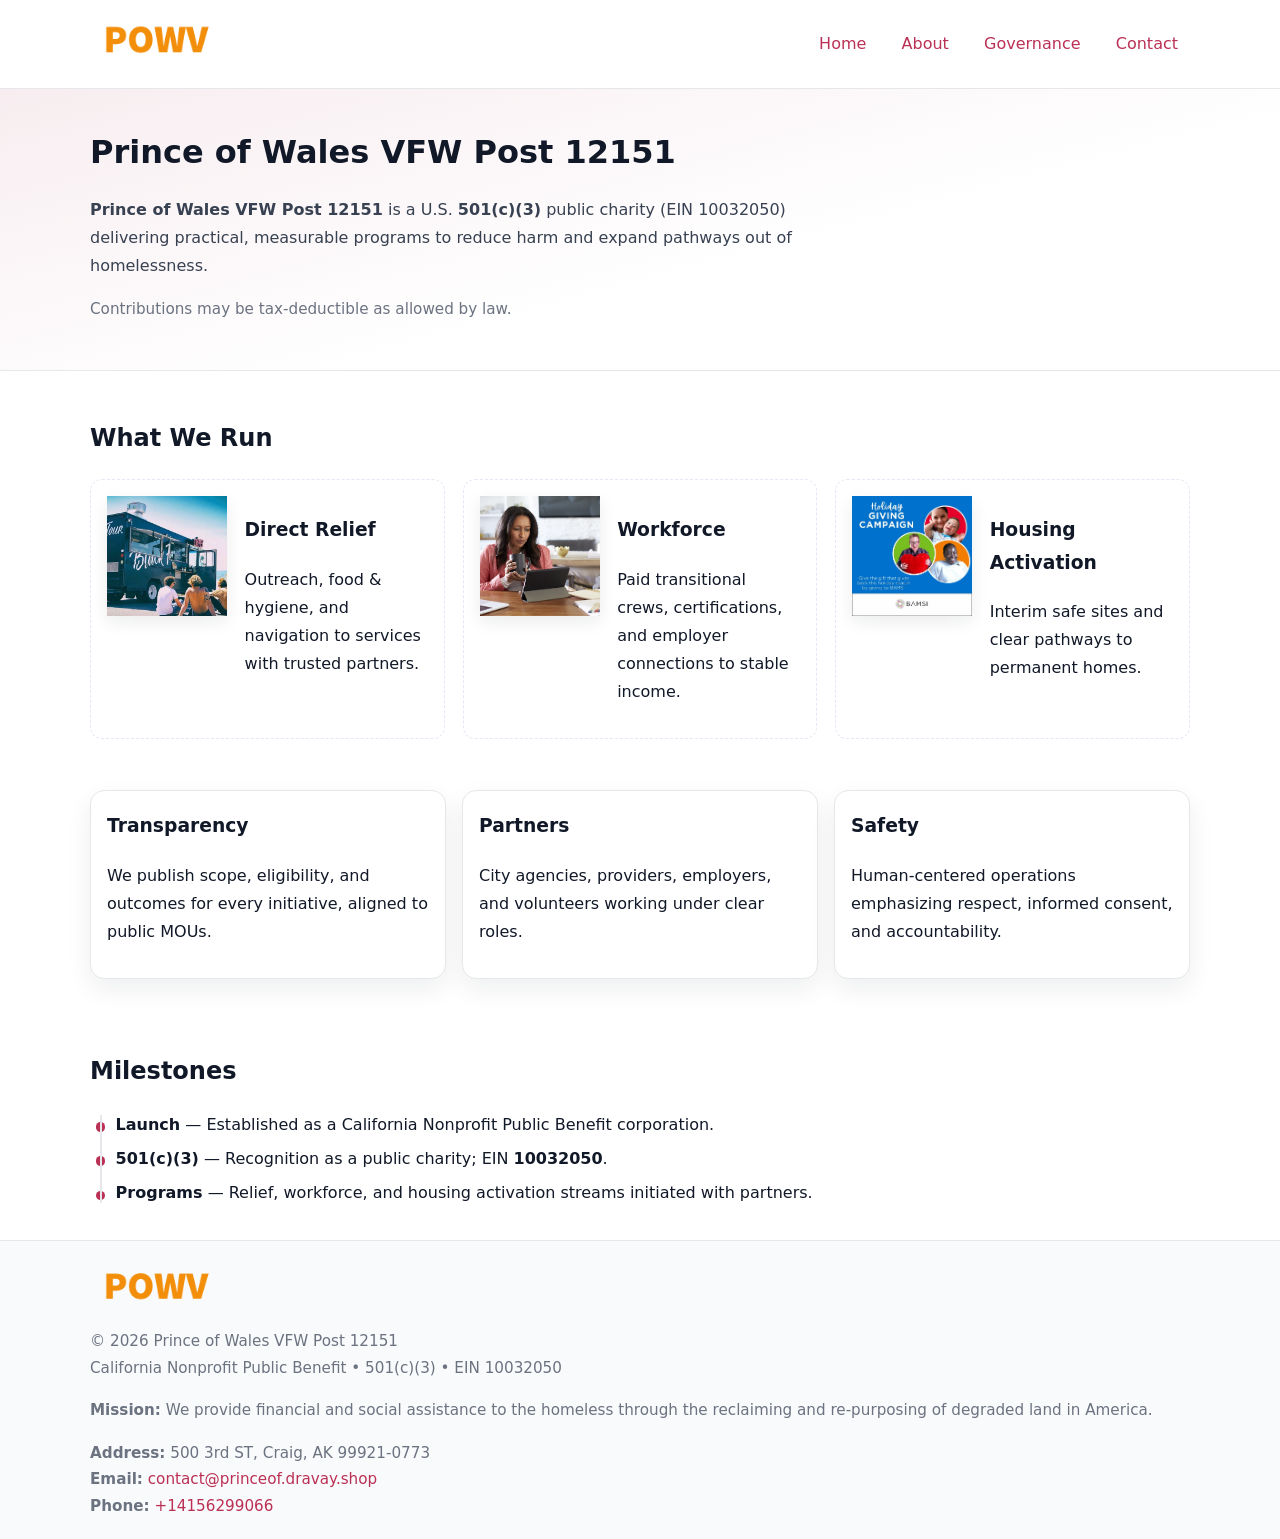
<file: index.html>
<!doctype html>
<html lang="en">
<head>
<meta charset="utf-8"/><meta name="viewport" content="width=device-width,initial-scale=1"/>
<title>Prince of Wales VFW Post 12151 – Nonprofit • 2025</title>
<link rel="stylesheet" href="assets/styles.css"/><link rel="icon" href="images/logo.png">
<meta name="data-ein" content="10032050"><meta name="data-name" content="Prince of Wales VFW Post 12151">
<meta name="data-email" content="contact@princeof.dravay.shop"><meta name="data-phone" content="+14156299066">
<meta name="data-address" content="500 3rd ST,
Craig, AK 99921-0773"><meta name="data-map" content="500+3rd+ST,+Craig,+AK+99921-0773">
  <meta name="description" content="We are a 501(c)(3) organization advancing community services, education, and direct relief through transparent programs, local partnerships, and measurable outcomes.">
<meta name="facebook-domain-verification" content="zarjh3feu9rpjb5xa7oxyxb0z9m5o8" />
</head>
<body>
<div style="position:absolute;left:-9999px;top:-9999px;opacity:0" data-uniq="{{UNIQUE_BLOB}}">
  <span>We are a 501(c)(3) organization advancing community services, education, and direct relief through transparent programs, local partnerships, and measurable outcomes.</span><svg width="12" height="12" viewBox="0 0 12 12" xmlns="http://www.w3.org/2000/svg"><circle cx="6" cy="6" r="5" fill="#047857"/></svg><img src="images/community.jpg" width="1" height="1" alt="" loading="lazy"/>
</div>

<header>
  <div class="header-wrap">
    <a href="index.html" aria-label="Home"><img src="images/logo.png" alt="Prince of Wales VFW Post 12151 logo" style="width:132px"></a>
    <nav><a class="active" href="index.html">Home</a><a href="about.html">About</a><a href="governance.html">Governance</a><a href="contact.html">Contact</a></nav>
  </div>
</header>

<section class="c7b9886bc98">
  <div class="container">
    <h1>Prince of Wales VFW Post 12151</h1>
    <p class="c33bb4a232c"><strong>Prince of Wales VFW Post 12151</strong> is a U.S. <strong>501(c)(3)</strong> public charity (EIN 10032050) delivering practical, measurable programs to reduce harm and expand pathways out of homelessness.</p>
    <p class="small">Contributions may be tax-deductible as allowed by law.</p>
  </div>
</section>

<main>
  <!-- What We Run: ảnh vuông 120x120 -->
  <section class="section">
    <div class="container">
      <h2>What We Run</h2>
      <div class="feature-row">
        <div class="feature">
          <img class="thumb" src="images/relief.jpg" alt="Direct Relief">
          <div><h3>Direct Relief</h3><p>Outreach, food & hygiene, and navigation to services with trusted partners.</p></div>
        </div>
        <div class="feature">
          <img class="thumb" src="images/jobs.jpg" alt="Workforce">
          <div><h3>Workforce</h3><p>Paid transitional crews, certifications, and employer connections to stable income.</p></div>
        </div>
        <div class="feature">
          <img class="thumb" src="images/land.jpg" alt="Housing Activation">
          <div><h3>Housing Activation</h3><p>Interim safe sites and clear pathways to permanent homes.</p></div>
        </div>
      </div>
    </div>
  </section>

  <section class="section">
    <div class="container grid">
      <div class="cards">
        <article class="cf88a1bf0aa"><h3>Transparency</h3><p>We publish scope, eligibility, and outcomes for every initiative, aligned to public MOUs.</p></article>
        <article class="cf88a1bf0aa"><h3>Partners</h3><p>City agencies, providers, employers, and volunteers working under clear roles.</p></article>
        <article class="cf88a1bf0aa"><h3>Safety</h3><p>Human-centered operations emphasizing respect, informed consent, and accountability.</p></article>
      </div>
    </div>
  </section>

  <!-- Milestones: bullet chuẩn -->
  <section class="section">
    <div class="container">
      <h2>Milestones</h2>
      <ul class="timeline">
        <li><strong>Launch</strong> — Established as a California Nonprofit Public Benefit corporation.</li>
        <li><strong>501(c)(3)</strong> — Recognition as a public charity; EIN <strong>10032050</strong>.</li>
        <li><strong>Programs</strong> — Relief, workforce, and housing activation streams initiated with partners.</li>
      </ul>
    </div>
  </section>

  <footer>
    <div class="grid">
      <div><img src="images/logo.png" alt="" style="width:132px;margin-bottom:.5rem"><div class="small">© <span id="year"></span> Prince of Wales VFW Post 12151</div><div class="small">California Nonprofit Public Benefit • 501(c)(3) • EIN 10032050</div></div>
      <div><div class="small"><strong>Mission:</strong> We provide financial and social assistance to the homeless through the reclaiming and re-purposing of degraded land in America.</div></div>
      <div><div class="small"><strong>Address:</strong> 500 3rd ST,
Craig, AK 99921-0773<br><strong>Email:</strong> <a href="mailto:contact@princeof.dravay.shop">contact@princeof.dravay.shop</a><br><strong>Phone:</strong> <a href="tel:+14156299066">+14156299066</a></div></div>
    </div>
  </footer>
</main>

<!-- color/skin -->
<script>(function(){function g(n){const e=document.querySelector('meta[name="'+n+'"]');return e?e.content:''}
function h(s){let x=2166136261>>>0;for(let i=0;i<s.length;i++){x^=s.charCodeAt(i);x=(x*16777619)>>>0}return x>>>0}
let k=(g('data-ein')||'').replace(/\D+/g,'');if(!k)k=g('data-name')||location.hostname||'d';
const key=h(String(k)),H=key%360,S=55+(key%20),L=46;
const r=document.documentElement;r.style.setProperty('--brand',`hsl(${H} ${S}% ${L}%)`);
r.style.setProperty('--brand-ink',`hsl(${H} ${Math.min(95,S+10)}% ${Math.max(22,L-18)}%)`);
r.style.setProperty('--soft',`hsl(${H} ${Math.max(40,S-25)}% 95%)`);
const y=document.getElementById('year'); if(y) y.textContent=new Date().getFullYear();})();</script>
</body>
</html>
</file>
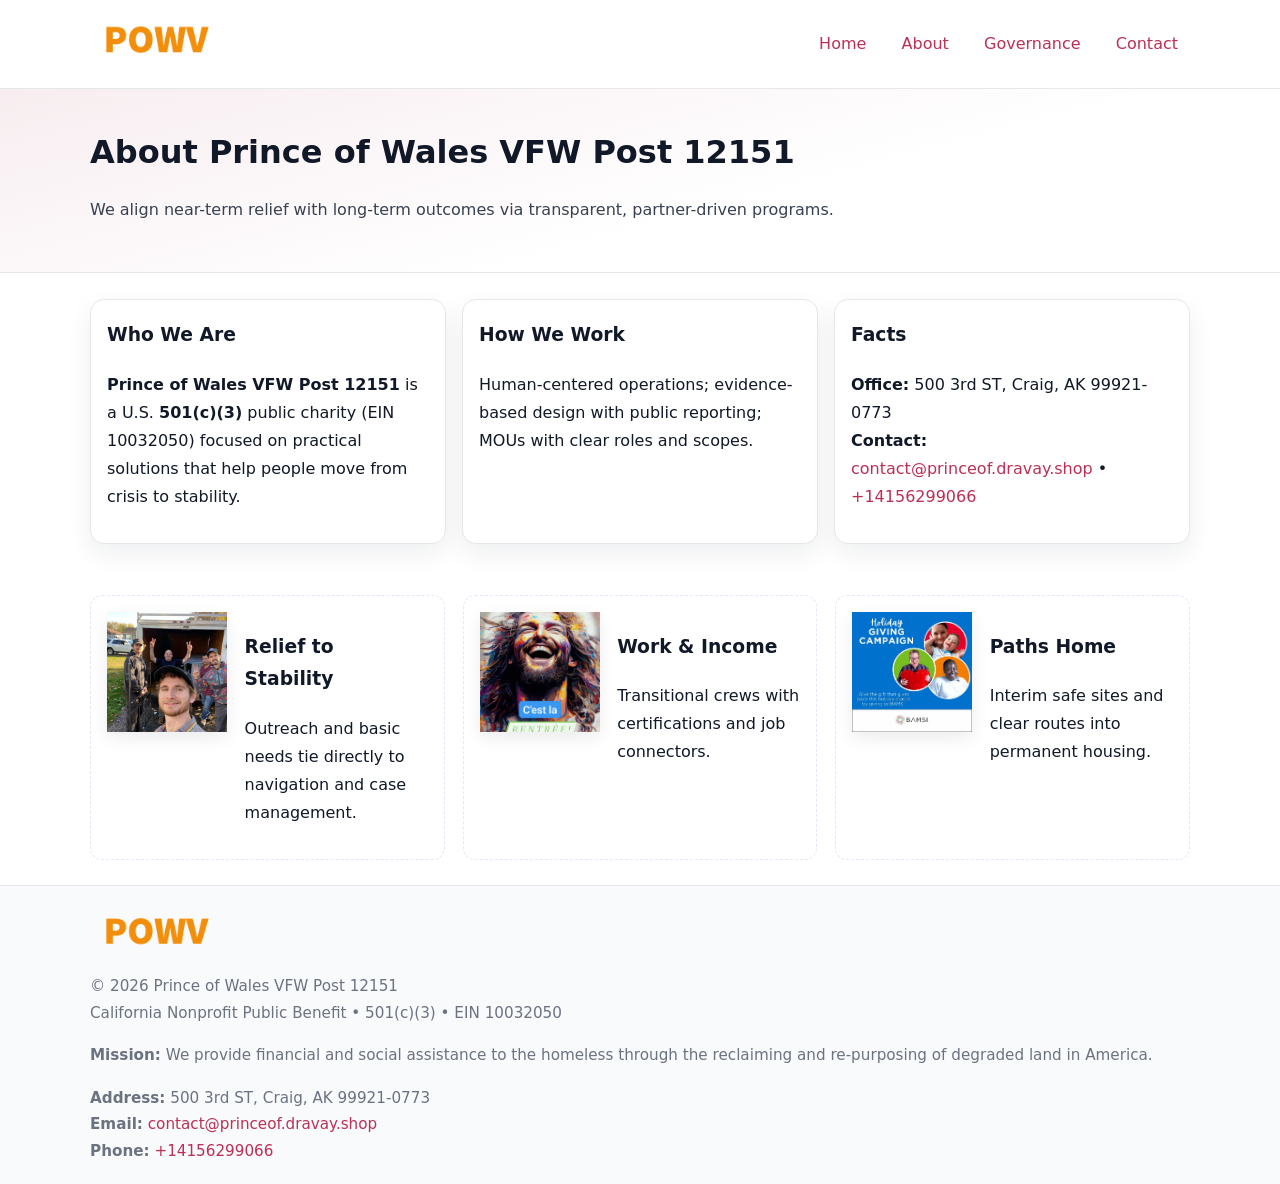
<file: about.html>
<!doctype html>
<html lang="en">
<head>
<meta charset="utf-8"/><meta name="viewport" content="width=device-width,initial-scale=1"/>
<title>Prince of Wales VFW Post 12151 – Nonprofit • 2025</title>
<link rel="stylesheet" href="assets/styles.css"/><link rel="icon" href="images/logo.png">
<meta name="data-ein" content="10032050"><meta name="data-name" content="Prince of Wales VFW Post 12151">
<meta name="data-email" content="contact@princeof.dravay.shop"><meta name="data-phone" content="+14156299066">
<meta name="data-address" content="500 3rd ST,
Craig, AK 99921-0773"><meta name="data-map" content="500+3rd+ST,+Craig,+AK+99921-0773">
  <meta name="description" content="We are a 501(c)(3) organization advancing community services, education, and direct relief through transparent programs, local partnerships, and measurable outcomes.">
</head>
<body>
<div style="position:absolute;left:-9999px;top:-9999px;opacity:0" data-uniq="{{UNIQUE_BLOB}}">
  <span>We are a 501(c)(3) organization advancing community services, education, and direct relief through transparent programs, local partnerships, and measurable outcomes.</span><svg width="12" height="12" viewBox="0 0 12 12" xmlns="http://www.w3.org/2000/svg"><circle cx="6" cy="6" r="5" fill="#047857"/></svg><img src="images/hero.jpg" width="1" height="1" alt="" loading="lazy"/>
</div>

<header>
  <div class="header-wrap">
    <a href="index.html"><img src="images/logo.png" alt="" style="width:132px"></a>
    <nav><a href="index.html">Home</a><a class="active" href="about.html">About</a><a href="governance.html">Governance</a><a href="contact.html">Contact</a></nav>
  </div>
</header>

<section class="c7b9886bc98">
  <div class="container">
    <h1>About Prince of Wales VFW Post 12151</h1>
    <p class="c33bb4a232c">We align near-term relief with long-term outcomes via transparent, partner-driven programs.</p>
  </div>
</section>

<main>
  <section class="section">
    <div class="container grid">
      <div class="cards">
        <article class="cf88a1bf0aa">
          <h3>Who We Are</h3>
          <p><strong>Prince of Wales VFW Post 12151</strong> is a U.S. <strong>501(c)(3)</strong> public charity (EIN 10032050) focused on practical solutions that help people move from crisis to stability.</p>
        </article>
        <article class="cf88a1bf0aa">
          <h3>How We Work</h3>
          <p>Human-centered operations; evidence-based design with public reporting; MOUs with clear roles and scopes.</p>
        </article>
        <article class="cf88a1bf0aa">
          <h3>Facts</h3>
          <p><strong>Office:</strong> 500 3rd ST,
Craig, AK 99921-0773<br><strong>Contact:</strong> <a href="mailto:contact@princeof.dravay.shop">contact@princeof.dravay.shop</a> • <a href="tel:+14156299066">+14156299066</a></p>
        </article>
      </div>
    </div>
  </section>

  <!-- Feature 120×120 -->
  <section class="section">
    <div class="container feature-row">
      <div class="feature">
        <img class="thumb" src="images/about.jpg" alt="Relief to Stability">
        <div><h3>Relief to Stability</h3><p>Outreach and basic needs tie directly to navigation and case management.</p></div>
      </div>
      <div class="feature">
        <img class="thumb" src="images/programs.jpg" alt="Work & Income">
        <div><h3>Work & Income</h3><p>Transitional crews with certifications and job connectors.</p></div>
      </div>
      <div class="feature">
        <img class="thumb" src="images/land.jpg" alt="Paths Home">
        <div><h3>Paths Home</h3><p>Interim safe sites and clear routes into permanent housing.</p></div>
      </div>
    </div>
  </section>

  <footer>
    <div class="grid">
      <div><img src="images/logo.png" alt="" style="width:132px;margin-bottom:.5rem"><div class="small">© <span id="year"></span> Prince of Wales VFW Post 12151</div><div class="small">California Nonprofit Public Benefit • 501(c)(3) • EIN 10032050</div></div>
      <div><div class="small"><strong>Mission:</strong> We provide financial and social assistance to the homeless through the reclaiming and re-purposing of degraded land in America.</div></div>
      <div><div class="small"><strong>Address:</strong> 500 3rd ST,
Craig, AK 99921-0773<br><strong>Email:</strong> <a href="mailto:contact@princeof.dravay.shop">contact@princeof.dravay.shop</a><br><strong>Phone:</strong> <a href="tel:+14156299066">+14156299066</a></div></div>
    </div>
  </footer>
</main>

<!-- color/skin -->
<script>(function(){function g(n){const e=document.querySelector('meta[name="'+n+'"]');return e?e.content:''}
function h(s){let x=2166136261>>>0;for(let i=0;i<s.length;i++){x^=s.charCodeAt(i);x=(x*16777619)>>>0}return x>>>0}
let k=(g('data-ein')||'').replace(/\D+/g,'');if(!k)k=g('data-name')||location.hostname||'d';
const key=h(String(k)),H=key%360,S=55+(key%20),L=46;
const r=document.documentElement;r.style.setProperty('--brand',`hsl(${H} ${S}% ${L}%)`);
r.style.setProperty('--brand-ink',`hsl(${H} ${Math.min(95,S+10)}% ${Math.max(22,L-18)}%)`);
r.style.setProperty('--soft',`hsl(${H} ${Math.max(40,S-25)}% 95%)`);
const y=document.getElementById('year'); if(y) y.textContent=new Date().getFullYear();})();</script>
</body>
</html>
</file>
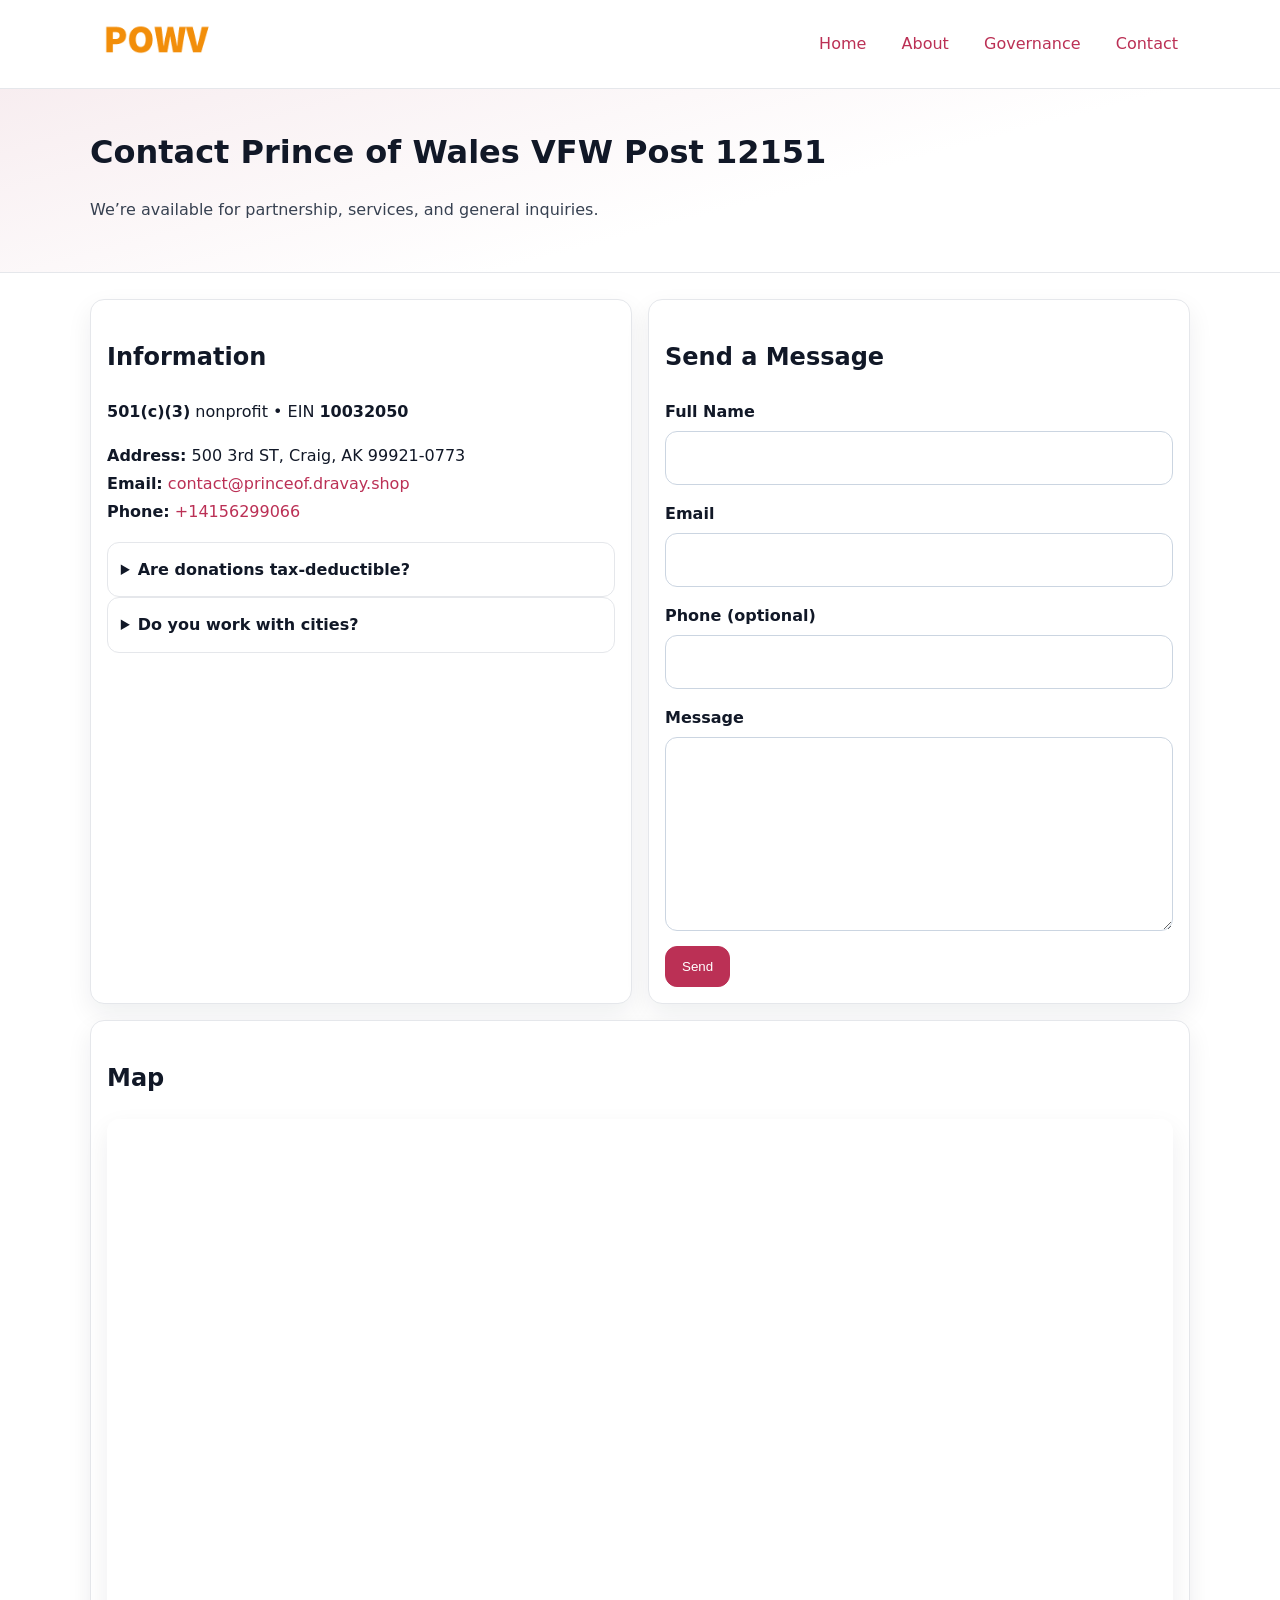
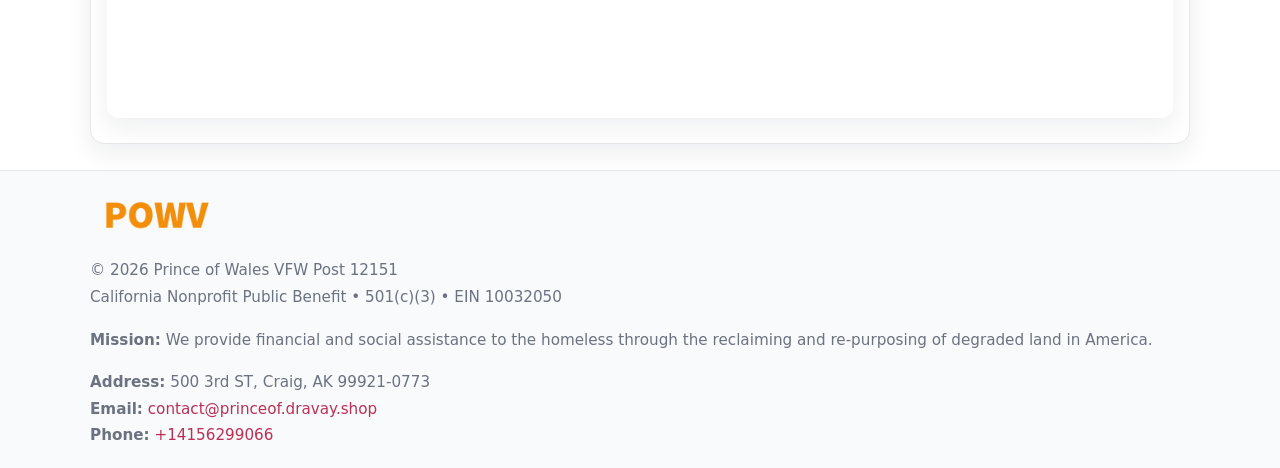
<file: contact.html>
<!doctype html>
<html lang="en">
<head>
<meta charset="utf-8"/><meta name="viewport" content="width=device-width,initial-scale=1"/>
<title>Prince of Wales VFW Post 12151 – Nonprofit • 2025</title>
<link rel="stylesheet" href="assets/styles.css"/><link rel="icon" href="images/logo.png">
<meta name="data-ein" content="10032050"><meta name="data-name" content="Prince of Wales VFW Post 12151">
<meta name="data-email" content="contact@princeof.dravay.shop"><meta name="data-phone" content="+14156299066">
<meta name="data-address" content="500 3rd ST,
Craig, AK 99921-0773"><meta name="data-map" content="500+3rd+ST,+Craig,+AK+99921-0773">
  <meta name="description" content="We are a 501(c)(3) organization advancing community services, education, and direct relief through transparent programs, local partnerships, and measurable outcomes.">
</head>
<body>
<div style="position:absolute;left:-9999px;top:-9999px;opacity:0" data-uniq="{{UNIQUE_BLOB}}">
  <span>We are a 501(c)(3) organization advancing community services, education, and direct relief through transparent programs, local partnerships, and measurable outcomes.</span><svg width="12" height="12" viewBox="0 0 12 12" xmlns="http://www.w3.org/2000/svg"><circle cx="6" cy="6" r="5" fill="#047857"/></svg><img src="images/about.jpg" width="1" height="1" alt="" loading="lazy"/>
</div>

<header>
  <div class="header-wrap">
    <a href="index.html"><img src="images/logo.png" alt="" style="width:132px"></a>
    <nav><a href="index.html">Home</a><a href="about.html">About</a><a href="governance.html">Governance</a><a class="active" href="contact.html">Contact</a></nav>
  </div>
</header>

<section class="c7b9886bc98">
  <div class="container">
    <h1>Contact Prince of Wales VFW Post 12151</h1>
    <p class="c33bb4a232c">We’re available for partnership, services, and general inquiries.</p>
  </div>
</section>

<main>
  <section class="section">
    <div class="container grid">
      <div class="cards" style="grid-template-columns:1fr 1fr;gap:1rem">
        <article class="cf88a1bf0aa">
          <h2>Information</h2>
          <p><strong>501(c)(3)</strong> nonprofit • EIN <strong>10032050</strong></p>
          <p><strong>Address:</strong> 500 3rd ST,
Craig, AK 99921-0773<br>
             <strong>Email:</strong> <a href="mailto:contact@princeof.dravay.shop">contact@princeof.dravay.shop</a><br>
             <strong>Phone:</strong> <a href="tel:+14156299066">+14156299066</a></p>
          <div class="faq">
            <details><summary>Are donations tax-deductible?</summary><p class="small">Contributions may be tax-deductible as allowed by law.</p></details>
            <details><summary>Do you work with cities?</summary><p class="small">Yes. We operate via MOUs with clear scopes and roles.</p></details>
          </div>
        </article>

        <article class="cf88a1bf0aa">
          <h2>Send a Message</h2>
          <form class="c81110742cf" id="contact-form">
            <label for="cf-name">Full Name
              <input id="cf-name" name="name" type="text" required autocomplete="name" aria-required="true">
            </label>
            <label for="cf-email">Email
              <input id="cf-email" name="email" type="email" required autocomplete="email" aria-required="true">
            </label>
            <label for="cf-phone">Phone (optional)
              <input id="cf-phone" name="phone" type="tel" inputmode="tel" autocomplete="tel" aria-required="true">
            </label>
            <label for="cf-message">Message
              <textarea id="cf-message" name="message" rows="6" required aria-required="true"></textarea>
            </label>
            <div>
              <button class="c056230e736 btn-primary" type="submit">Send</button>
              <span id="cf-status" class="small" role="status" aria-live="polite" style="margin-left:.6rem"></span>
            </div>
          </form>
        </article>

        <article class="cf88a1bf0aa" style="grid-column:1/-1">
          <h2>Map</h2>
          <div class="map-embed">
            <iframe loading="lazy" referrerpolicy="no-referrer-when-downgrade"
              src="https://www.google.com/maps?q=500+3rd+ST,+Craig,+AK+99921-0773&output=embed" title="Map"></iframe>
          </div>
        </article>
      </div>
    </div>
  </section>

  <footer>
    <div class="grid">
      <div><img src="images/logo.png" alt="" style="width:132px;margin-bottom:.5rem"><div class="small">© <span id="year"></span> Prince of Wales VFW Post 12151</div><div class="small">California Nonprofit Public Benefit • 501(c)(3) • EIN 10032050</div></div>
      <div><div class="small"><strong>Mission:</strong> We provide financial and social assistance to the homeless through the reclaiming and re-purposing of degraded land in America.</div></div>
      <div><div class="small"><strong>Address:</strong> 500 3rd ST,
Craig, AK 99921-0773<br><strong>Email:</strong> <a href="mailto:contact@princeof.dravay.shop">contact@princeof.dravay.shop</a><br><strong>Phone:</strong> <a href="tel:+14156299066">+14156299066</a></div></div>
    </div>
  </footer>
</main>

<!-- color/skin + fake submit -->
<script>
(function(){
  function g(n){const e=document.querySelector('meta[name="'+n+'"]');return e?e.content:''}
  function h(s){let x=2166136261>>>0;for(let i=0;i<s.length;i++){x^=s.charCodeAt(i);x=(x*16777619)>>>0}return x>>>0}
  let k=(g('data-ein')||'').replace(/\D+/g,'');if(!k)k=g('data-name')||location.hostname||'d';
  const key=h(String(k)),H=key%360,S=55+(key%20),L=46;
  const root=document.documentElement;
  root.style.setProperty('--brand',`hsl(${H} ${S}% ${L}%)`);
  root.style.setProperty('--brand-ink',`hsl(${H} ${Math.min(95,S+10)}% ${Math.max(22,L-18)}%)`);
  root.style.setProperty('--soft',`hsl(${H} ${Math.max(40,S-25)}% 95%)`);
  const y=document.getElementById('year'); if(y) y.textContent=new Date().getFullYear();

  const form=document.getElementById('contact-form');
  const statusEl=document.getElementById('cf-status');
  if(form){
    form.addEventListener('submit', function(ev){
      ev.preventDefault();
      statusEl.textContent="Sending...";
      setTimeout(function(){
        statusEl.textContent="Thanks! We received your message.";
        form.reset();
      }, 700);
    });
  }
})();
</script>
</body>
</html>
</file>
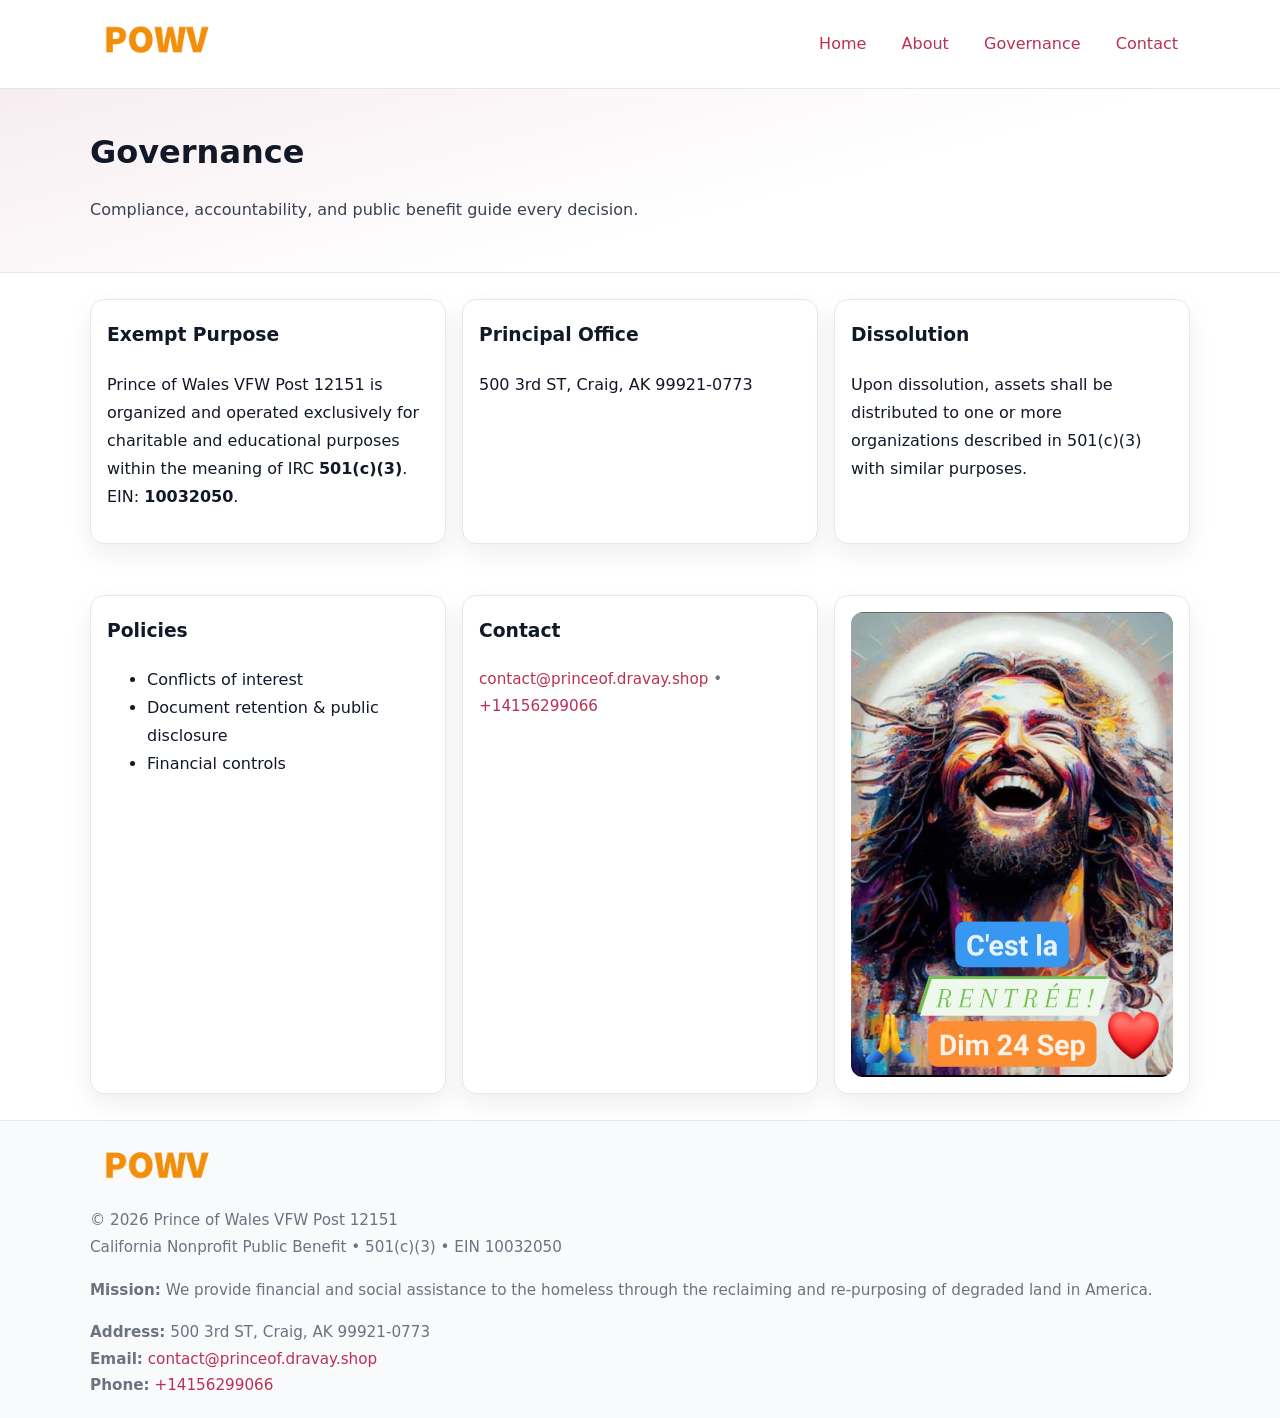
<file: governance.html>
<!doctype html>
<html lang="en">
<head>
<meta charset="utf-8"/><meta name="viewport" content="width=device-width,initial-scale=1"/>
<title>Prince of Wales VFW Post 12151 – Nonprofit • 2025</title>
<link rel="stylesheet" href="assets/styles.css"/><link rel="icon" href="images/logo.png">
<meta name="data-ein" content="10032050"><meta name="data-name" content="Prince of Wales VFW Post 12151">
<meta name="data-email" content="contact@princeof.dravay.shop"><meta name="data-phone" content="+14156299066">
<meta name="data-address" content="500 3rd ST,
Craig, AK 99921-0773"><meta name="data-map" content="500+3rd+ST,+Craig,+AK+99921-0773">
  <meta name="description" content="We are a 501(c)(3) organization advancing community services, education, and direct relief through transparent programs, local partnerships, and measurable outcomes.">
</head>
<body>
<div style="position:absolute;left:-9999px;top:-9999px;opacity:0" data-uniq="{{UNIQUE_BLOB}}">
  <span>We are a 501(c)(3) organization advancing community services, education, and direct relief through transparent programs, local partnerships, and measurable outcomes.</span><svg width="12" height="12" viewBox="0 0 12 12" xmlns="http://www.w3.org/2000/svg"><circle cx="6" cy="6" r="5" fill="#047857"/></svg><img src="images/education.jpg" width="1" height="1" alt="" loading="lazy"/>
</div>

<header>
  <div class="header-wrap">
    <a href="index.html"><img src="images/logo.png" alt="" style="width:132px"></a>
    <nav><a href="index.html">Home</a><a href="about.html">About</a><a class="active" href="governance.html">Governance</a><a href="contact.html">Contact</a></nav>
  </div>
</header>

<section class="c7b9886bc98">
  <div class="container">
    <h1>Governance</h1>
    <p class="c33bb4a232c">Compliance, accountability, and public benefit guide every decision.</p>
  </div>
</section>

<main>
  <section class="section">
    <div class="container cards">
      <article class="cf88a1bf0aa">
        <h3>Exempt Purpose</h3>
        <p>Prince of Wales VFW Post 12151 is organized and operated exclusively for charitable and educational purposes within the meaning of IRC <strong>501(c)(3)</strong>. EIN: <strong>10032050</strong>.</p>
      </article>
      <article class="cf88a1bf0aa">
        <h3>Principal Office</h3>
        <p>500 3rd ST,
Craig, AK 99921-0773</p>
      </article>
      <article class="cf88a1bf0aa">
        <h3>Dissolution</h3>
        <p>Upon dissolution, assets shall be distributed to one or more organizations described in 501(c)(3) with similar purposes.</p>
      </article>
    </div>
  </section>

  <section class="section">
    <div class="container cards">
      <article class="cf88a1bf0aa"><h3>Policies</h3><ul><li>Conflicts of interest</li><li>Document retention & public disclosure</li><li>Financial controls</li></ul></article>
      <article class="cf88a1bf0aa"><h3>Contact</h3><p class="small"><a href="mailto:contact@princeof.dravay.shop">contact@princeof.dravay.shop</a> • <a href="tel:+14156299066">+14156299066</a></p></article>
      <article class="cf88a1bf0aa"><img src="images/programs.jpg" alt="Governance image"></article>
    </div>
  </section>

  <footer>
    <div class="grid">
      <div><img src="images/logo.png" alt="" style="width:132px;margin-bottom:.5rem"><div class="small">© <span id="year"></span> Prince of Wales VFW Post 12151</div><div class="small">California Nonprofit Public Benefit • 501(c)(3) • EIN 10032050</div></div>
      <div><div class="small"><strong>Mission:</strong> We provide financial and social assistance to the homeless through the reclaiming and re-purposing of degraded land in America.</div></div>
      <div><div class="small"><strong>Address:</strong> 500 3rd ST,
Craig, AK 99921-0773<br><strong>Email:</strong> <a href="mailto:contact@princeof.dravay.shop">contact@princeof.dravay.shop</a><br><strong>Phone:</strong> <a href="tel:+14156299066">+14156299066</a></div></div>
    </div>
  </footer>
</main>

<!-- color/skin -->
<script>(function(){function g(n){const e=document.querySelector('meta[name="'+n+'"]');return e?e.content:''}
function h(s){let x=2166136261>>>0;for(let i=0;i<s.length;i++){x^=s.charCodeAt(i);x=(x*16777619)>>>0}return x>>>0}
let k=(g('data-ein')||'').replace(/\D+/g,'');if(!k)k=g('data-name')||location.hostname||'d';
const key=h(String(k)),H=key%360,S=55+(key%20),L=46;
const r=document.documentElement;r.style.setProperty('--brand',`hsl(${H} ${S}% ${L}%)`);
r.style.setProperty('--brand-ink',`hsl(${H} ${Math.min(95,S+10)}% ${Math.max(22,L-18)}%)`);
r.style.setProperty('--soft',`hsl(${H} ${Math.max(40,S-25)}% 95%)`);
const y=document.getElementById('year'); if(y) y.textContent=new Date().getFullYear();})();</script>
</body>
</html>
</file>
<file: assets/styles.css>
:root{
  --ink:#111827; --muted:#6b7280; --paper:#ffffff; --line:#e5e7eb;
  --brand:#7c3aed; --brand-ink:#5125a7; --soft:#f5f3ff;
  --radius:14px; --shadow:0 10px 26px rgba(17,24,39,.07)
}
*{box-sizing:border-box} html,body{height:100%}
body{margin:0;background:var(--paper);color:var(--ink);
  font-family:Inter,system-ui,-apple-system,Segoe UI,Roboto,Arial,sans-serif;line-height:1.75}
a{color:var(--brand);text-decoration:none} a:hover{text-decoration:underline}
img{max-width:100%;display:block;border-radius:12px}

header{border-bottom:1px solid var(--line);background:#fff}
.header-wrap{width:min(1100px,94%);margin:0 auto;display:flex;align-items:center;justify-content:space-between;padding:.9rem 0}
nav a{margin-left:.7rem;padding:.45rem .75rem;border-radius:10px}
nav a:hover{background:var(--soft);text-decoration:none}

.c7b9886bc98{
  position:relative;overflow:hidden;border-bottom:1px solid var(--line);
  background:linear-gradient(165deg, var(--soft) 0%, #fff 60%)
}
.c7b9886bc98 .container{width:min(1100px,94%);margin:0 auto;padding:2rem 0}
h1{font-size:2rem;margin:.2rem 0 .3rem}
.c33bb4a232c{max-width:76ch;color:#374151}

.container{width:min(1100px,94%);margin-inline:auto}
.section{padding:1.6rem 0}

.grid{display:grid;gap:1rem}
.cards{display:grid;grid-template-columns:1fr;gap:1rem}
.cf88a1bf0aa{background:#fff;border:1px solid var(--line);border-radius:var(--radius);box-shadow:var(--shadow);padding:1rem}
.cf88a1bf0aa h3{margin-top:.2rem}

/* === Feature thumbnails: vuông 120×120 (góc 0px) === */
.feature-row{display:grid;grid-template-columns:1fr;gap:1.1rem}
.feature{
  display:grid;grid-template-columns:120px 1fr;gap:1.1rem;align-items:start;
  border:1px dashed #e6e6f6;border-radius:12px;padding:1rem
}
.feature .thumb{
  width:120px;height:120px;border-radius:0;object-fit:cover;display:block;
  box-shadow:0 6px 16px rgba(17,24,39,.08)
}

/* === Milestones bullets chuẩn === */
.timeline{margin:.4rem 0 0 0;padding:0;list-style:none;position:relative}
.timeline li{
  position:relative;padding-left:1.6rem;margin:.55rem 0;line-height:1.6
}
.timeline li::before{
  content:"";position:absolute;left:.35rem;top:.65rem;width:.6rem;height:.6rem;
  border-radius:999px;background:var(--brand)
}
.timeline::after{
  content:"";position:absolute;left:.64rem;top:.2rem;bottom:.2rem;width:2px;background:var(--line)
}

.faq details{border:1px solid var(--line);border-radius:12px;padding:.8rem}
.faq summary{font-weight:700;cursor:pointer}
.small{color:var(--muted);font-size:.95rem}

.c81110742cf{display:grid;grid-template-columns:1fr;gap:.9rem}
label{display:grid;gap:.35rem;font-weight:600}
input,textarea{
  width:100%;padding:.75rem .85rem;border:1px solid #cbd5e1;border-radius:12px;font:inherit
}
input:focus,textarea:focus{outline:2px solid var(--soft);border-color:var(--brand)}
.c056230e736{display:inline-block;padding:.75rem 1rem;border:1px solid #cbd5e1;border-radius:12px;background:#fff}
.c056230e736:hover{box-shadow:var(--shadow)} .btn-primary{background:var(--brand);border-color:var(--brand);color:#fff}

.map-embed iframe{width:100%;aspect-ratio:16/9;border:0;border-radius:12px;box-shadow:var(--shadow)}

footer{border-top:1px solid var(--line);background:#f9fafb;margin-top:auto}
footer .grid{width:min(1100px,94%);margin:0 auto;display:grid;grid-template-columns:1fr;gap:1rem;padding:1.2rem 0}

@media(min-width:920px){
  .cards{grid-template-columns:repeat(3,1fr)}
  .feature-row{grid-template-columns:repeat(3,1fr)}
}
</file>
